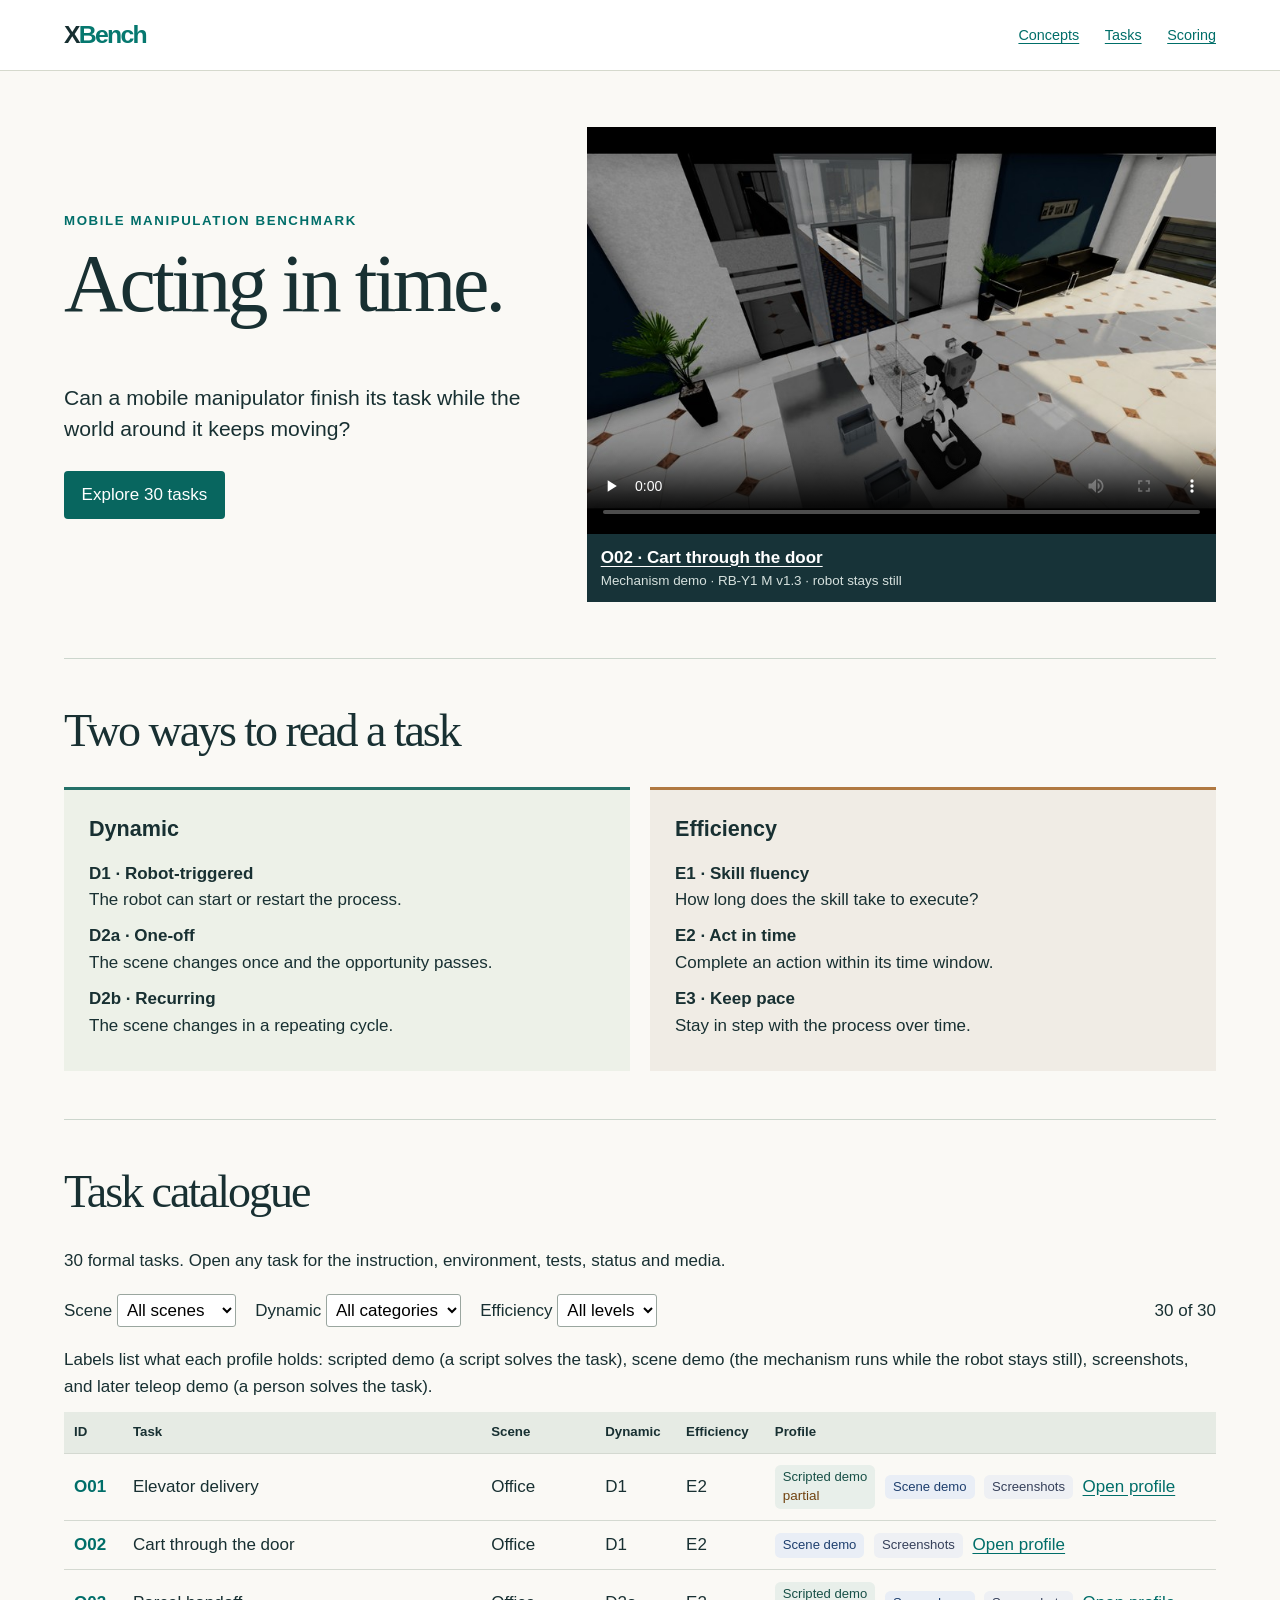
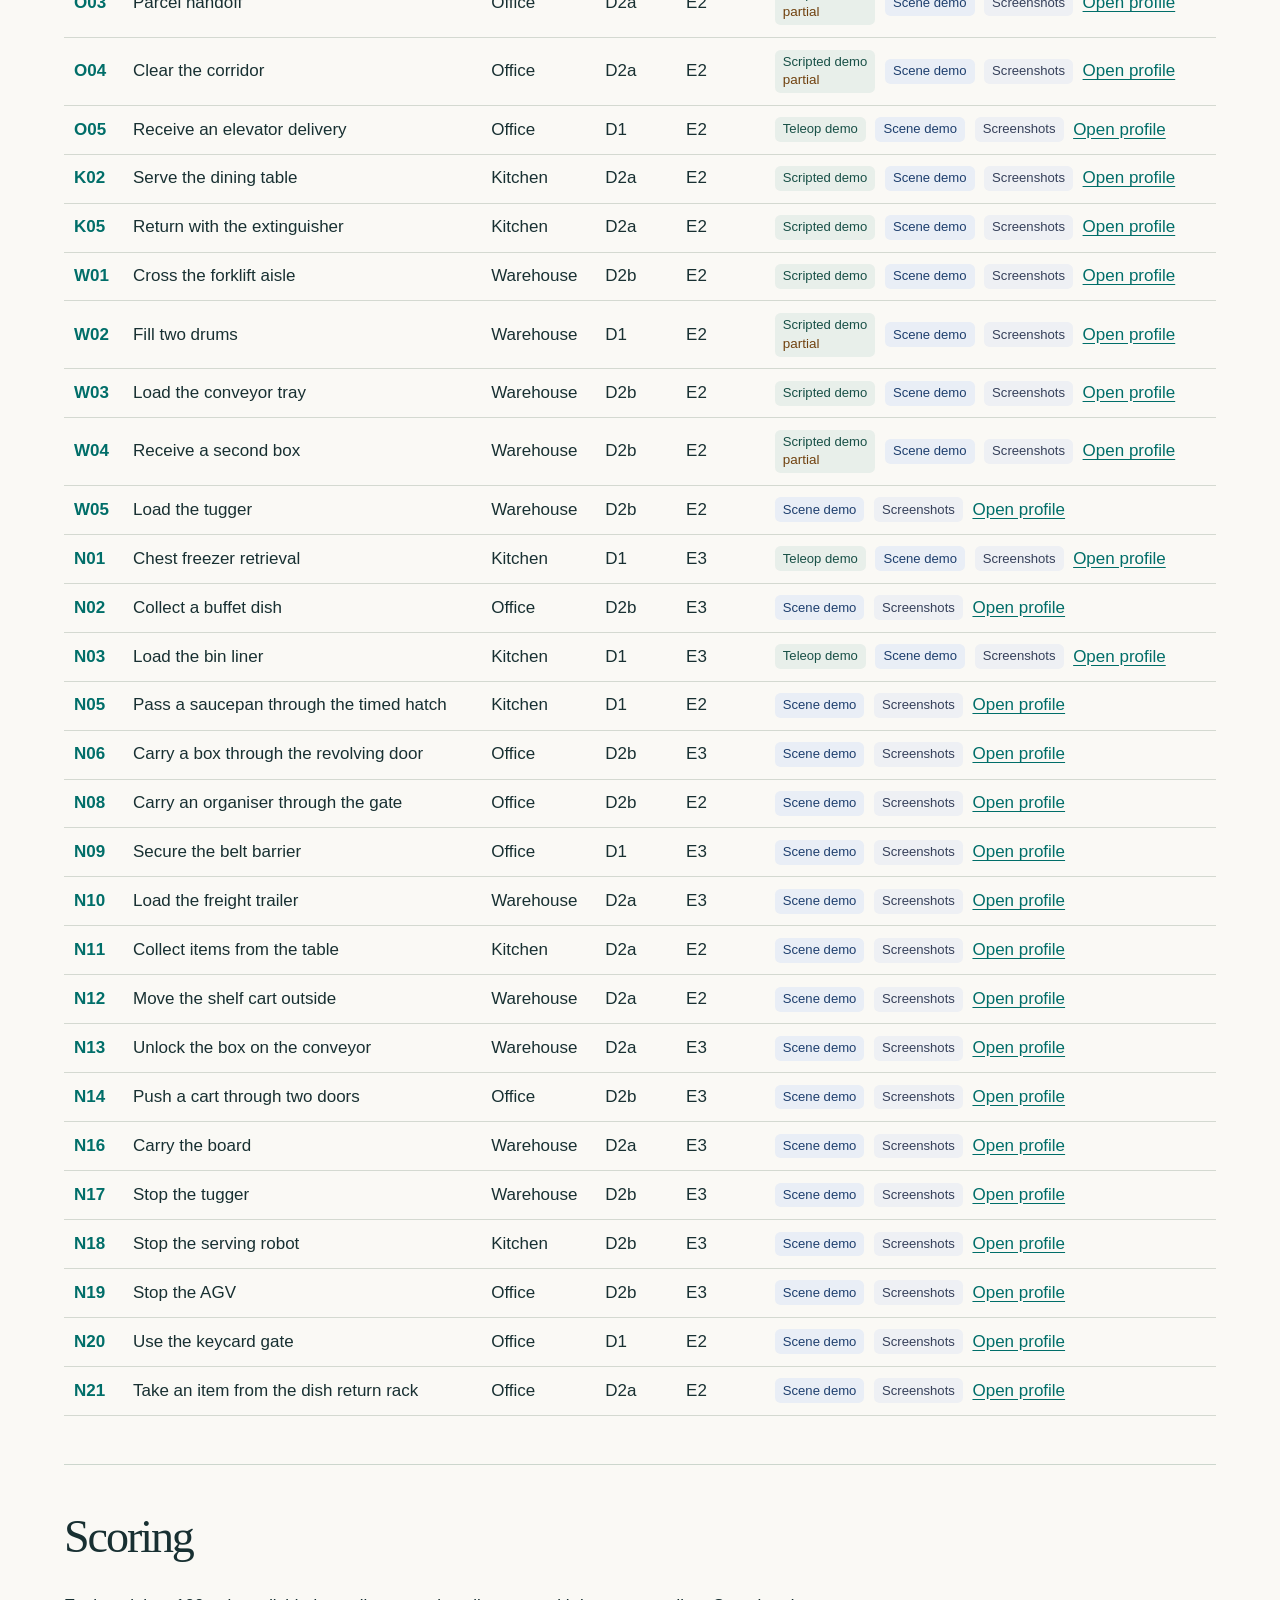
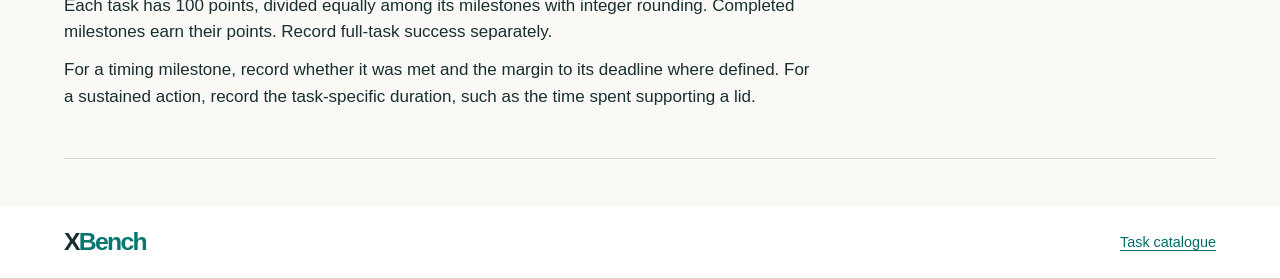
<file: index.html>
<!doctype html>
<html lang="en"><head><meta charset="utf-8"><meta name="viewport" content="width=device-width,initial-scale=1"><title>Acting in time · XBench</title><link rel="stylesheet" href="style.css"></head><body><a class="skip" href="#main">Skip to content</a><header><a class="logo" href="index.html">X<span>Bench</span></a><nav aria-label="Main navigation"><a href="index.html#concepts">Concepts</a><a href="index.html#catalogue">Tasks</a><a href="index.html#scoring">Scoring</a></nav></header><main id="main"><section class="hero"><div><p class="eyebrow">Mobile manipulation benchmark</p><h1>Acting in time.</h1><p class="lead">Can a mobile manipulator finish its task while the world around it keeps moving?</p><a class="cta" href="#catalogue">Explore 30 tasks</a></div><figure><video controls playsinline preload="none" poster="images/o02-poster.jpg" src="media/o02-mechanism.mp4" aria-label="O02 mechanism demonstration"></video><figcaption><a href="task.html?id=O02">O02 · Cart through the door</a><small>Mechanism demo · RB-Y1 M v1.3 · robot stays still</small></figcaption></figure></section>
<section id="concepts"><h2>Two ways to read a task</h2><div class="pair"><article><h3>Dynamic</h3><dl><dt>D1 · Robot-triggered</dt><dd>The robot can start or restart the process.</dd><dt>D2a · One-off</dt><dd>The scene changes once and the opportunity passes.</dd><dt>D2b · Recurring</dt><dd>The scene changes in a repeating cycle.</dd></dl></article><article><h3>Efficiency</h3><dl><dt>E1 · Skill fluency</dt><dd>How long does the skill take to execute?</dd><dt>E2 · Act in time</dt><dd>Complete an action within its time window.</dd><dt>E3 · Keep pace</dt><dd>Stay in step with the process over time.</dd></dl></article></div></section>
<section id="catalogue"><h2>Task catalogue</h2><p>30 formal tasks. Open any task for the instruction, environment, tests, status and media.</p><div class="filters"><label>Scene <select id="scene"><option value="">All scenes</option></select></label><label>Dynamic <select id="dynamic"><option value="">All categories</option></select></label><label>Efficiency <select id="efficiency"><option value="">All levels</option></select></label><output id="count" aria-live="polite"></output></div><p class="legend">Labels list what each profile holds: scripted demo (a script solves the task), scene demo (the mechanism runs while the robot stays still), screenshots, and later teleop demo (a person solves the task).</p><div class="scroll"><table><thead><tr><th>ID</th><th>Task</th><th>Scene</th><th>Dynamic</th><th>Efficiency</th><th>Profile</th></tr></thead><tbody id="rows"></tbody></table></div></section>
<section id="scoring"><h2>Scoring</h2><p>Each task has 100 points, divided equally among its milestones with integer rounding. Completed milestones earn their points. Record full-task success separately.</p><p>For a timing milestone, record whether it was met and the margin to its deadline where defined. For a sustained action, record the task-specific duration, such as the time spent supporting a lid.</p></section></main><footer><a class="logo" href="index.html">X<span>Bench</span></a><a href="index.html#catalogue">Task catalogue</a></footer><script src="catalog.js"></script><script src="examples.js"></script><script src="media-records.js"></script><script src="app.js"></script></body></html>
</file>
<file: style.css>
*{box-sizing:border-box}html{scroll-behavior:smooth}body{margin:0;background:#faf9f5;color:#183032;font:17px/1.55 Inter,"Segoe UI","Microsoft YaHei",sans-serif}a{color:#006e69;text-underline-offset:3px}a:focus-visible,button:focus-visible,select:focus-visible{outline:3px solid #ce7027;outline-offset:4px}.skip{position:absolute;left:-100vw}.skip:focus{left:1rem;background:white;padding:1rem;z-index:2}header,footer{display:flex;justify-content:space-between;align-items:center;padding:16px max(5vw,calc((100vw - 1240px)/2));border-bottom:1px solid #d5d9cd;background:#fff}nav{display:flex;gap:1.6rem}nav a,footer a,.back{font-size:.9rem}.logo{font-size:1.55rem;letter-spacing:-.07em;font-weight:800;color:#172f31;text-decoration:none}.logo span{color:#06786f}main{width:min(90%,1240px);margin:auto}section{padding:48px 0;border-bottom:1px solid #ccd6cd;scroll-margin-top:16px}.hero,.intro{display:grid;align-items:center;grid-template-columns:.85fr 1.15fr;gap:5%;padding:56px 0}.hero figure{background:#173338;color:white}.hero figcaption a{color:#fff;font-weight:650}.hero small{color:#d6e1de}.eyebrow,.tags,th,.back{font-size:.83rem;font-weight:650}.eyebrow{color:#006e69;text-transform:uppercase;letter-spacing:.12em}h1,h2,h3,p{margin:0 0 .7em}h1,h2{font-family:Georgia,"Times New Roman",serif;font-weight:500;line-height:1.04;letter-spacing:-.045em}h1{font-size:clamp(3rem,6.4vw,6.2rem)}h2{font-size:clamp(2rem,3.6vw,3.2rem)}h3{font-size:1.35rem}.lead,.instruction{font-size:clamp(1.15rem,1.65vw,1.55rem);line-height:1.45;max-width:34em}.cta{display:inline-block;background:#08665f;color:#fff;text-decoration:none;padding:.65rem 1.1rem;border-radius:4px;margin-top:12px}.pair,.gallery{display:grid;grid-template-columns:1fr 1fr;gap:20px}.pair article{border-top:3px solid #247168;background:#edf1e8;padding:22px 25px}.pair article+article{border-color:#b07941;background:#f0ece5}dl{margin:0}dt{font-weight:650}dd{margin:0 0 10px}.filters{display:flex;gap:1.2rem;align-items:center;flex-wrap:wrap;margin:20px 0}select{font:inherit;padding:5px;border:1px solid #9aa69f;border-radius:3px;background:white}output{margin-left:auto}.scroll{overflow-x:auto}table{border-collapse:collapse;width:100%;text-align:left}th,td{padding:10px;border-bottom:1px solid #d4d9d1}th{background:#e6ebe4}td:first-child,.tags{font-weight:700;color:#006e69}.detail{padding-top:28px}.intro{border-bottom:1px solid #ccd6cd}.intro h2{font:650 1.15rem Inter,"Segoe UI",sans-serif;letter-spacing:0}.detail section{padding:32px 0}.detail section p,#scoring p{max-width:80ch}.steps{list-style:none;counter-reset:step;padding:0}.steps li{counter-increment:step;display:grid;grid-template-columns:24px 85px 1fr;gap:12px;padding:12px 0;border-top:1px solid #d4d9d1}.steps li:before{content:counter(step);color:#416762}.timing{color:#8b4c1a}.gallery{align-items:start}figure{margin:0;background:white}img,video{display:block;width:100%;height:auto}figcaption{padding:10px 14px}small{display:block;font-size:.84rem}.gallery small{color:#50605e}footer{margin-top:48px}p:last-child{margin-bottom:0}@media(max-width:720px){.hero,.intro,.pair,.gallery{grid-template-columns:1fr;gap:24px}.hero,.intro{padding:32px 0}nav{gap:.8rem}main{width:92%}.steps li{grid-template-columns:16px 65px 1fr;gap:6px}section{padding:32px 0}}@media(prefers-reduced-motion:reduce){html{scroll-behavior:auto}}

.profile-actions {display:flex;align-items:center;gap:.6rem;flex-wrap:wrap}
.demo-badge {display:inline-block;margin:.1rem 0;background:#e8efea;color:#185047;border-radius:.35rem;padding:.2rem .5rem;font-size:.82rem;line-height:1.4}
.demo-badge small {color:#70410e}
.demo-badge.pending {background:#efece6;color:#574f45}
@media (max-width:720px) {
  #catalogue table, #catalogue tbody {display:block}
  #catalogue thead {position:absolute;width:1px;height:1px;overflow:hidden;clip-path:inset(50%)}
  #catalogue tbody tr {display:flex;align-items:baseline;gap:.25rem .65rem;flex-wrap:wrap;padding:.75rem .25rem;border-bottom:1px solid #ccd6cd}
  #catalogue td {padding:0;border:0}
  #catalogue td:nth-child(2) {flex:1 1 72%;font-weight:650}
  #catalogue td:last-child {flex-basis:100%;margin-top:.25rem}
}
.demo-badge.images {background:#eef0f4;color:#36405a}
.demo-badge.mechanism {background:#e9eef6;color:#1e3f6e}
</file>
